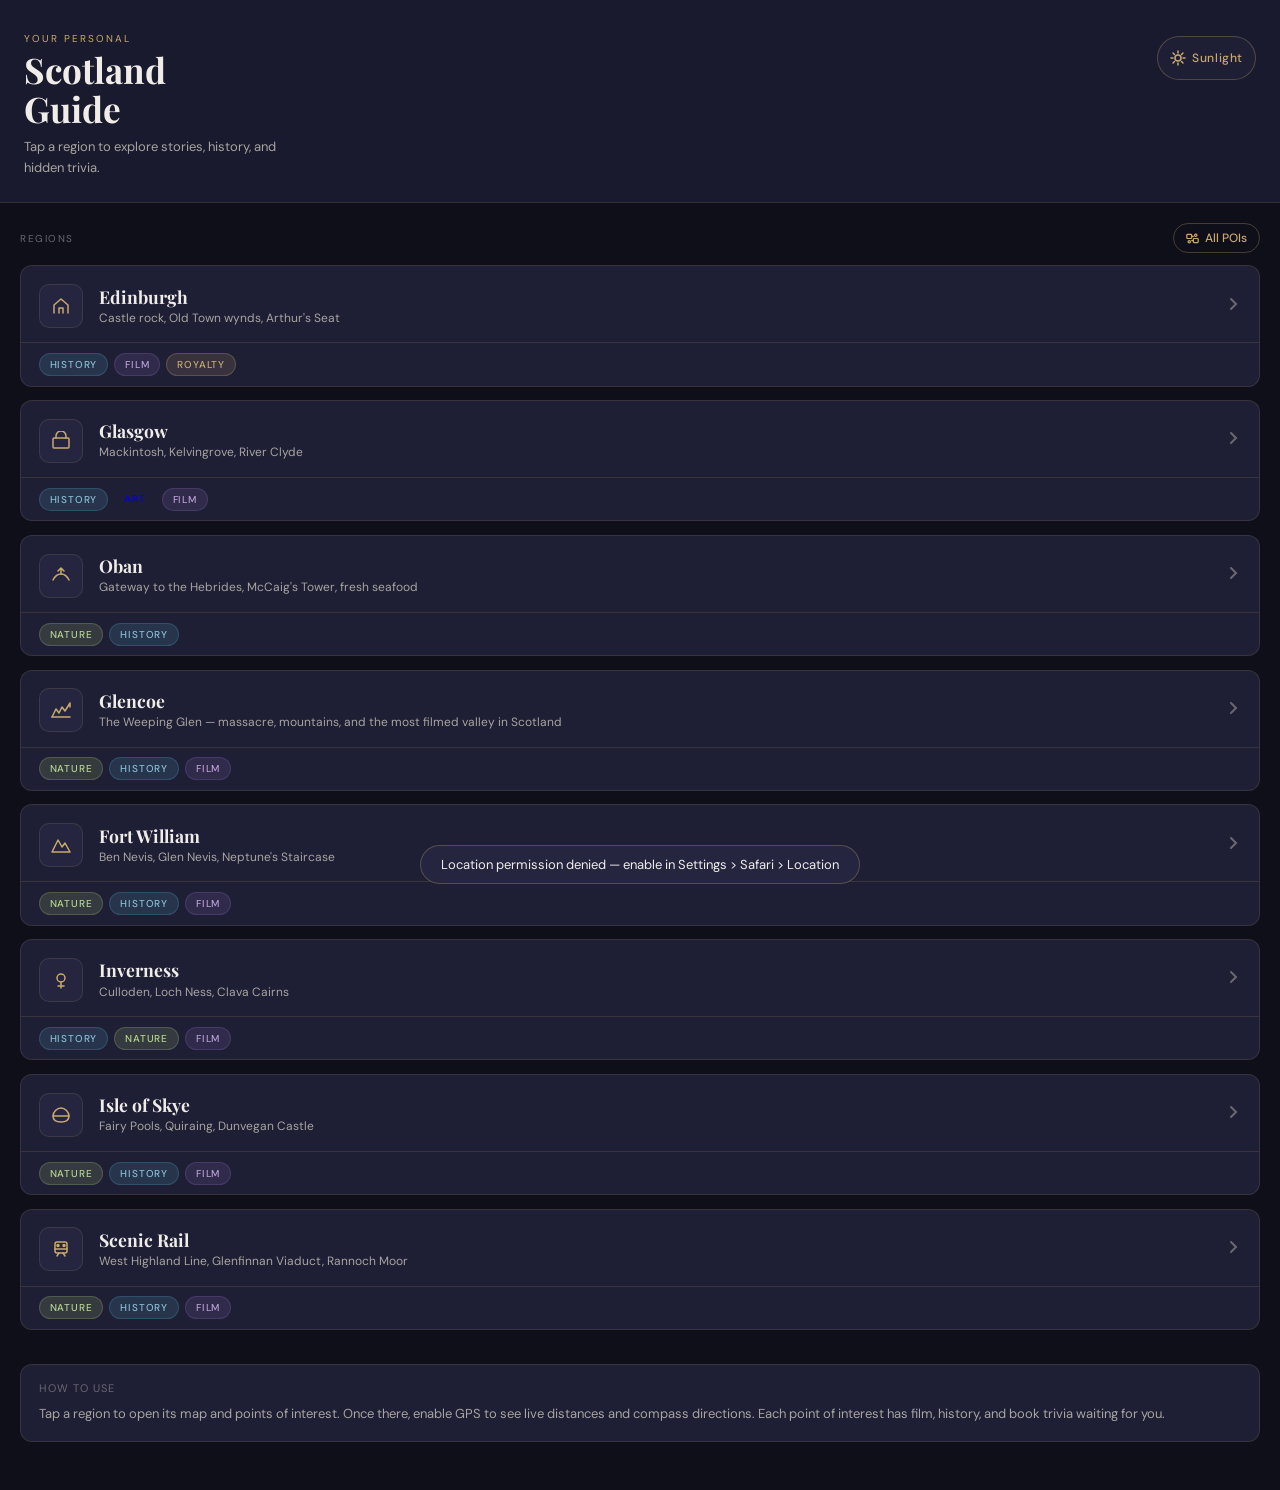
<file: index.html>
<!DOCTYPE html>
<html lang="en">
<head>
  <meta charset="UTF-8">
  <meta name="viewport" content="width=device-width, initial-scale=1.0, viewport-fit=cover">
  <meta name="mobile-web-app-capable" content="yes">
  <meta name="apple-mobile-web-app-status-bar-style" content="black-translucent">
  <meta name="theme-color" content="#1a1a2e">
  <link rel="manifest" href="manifest.json">
  <link rel="apple-touch-icon" href="icons/apple-touch-icon.png">
  <meta name="apple-mobile-web-app-status-bar-style" content="black-translucent">
  <meta name="apple-mobile-web-app-title" content="Scotland">
  <title>Scotland Guide</title>
  <link rel="preconnect" href="https://fonts.googleapis.com">
  <link rel="preconnect" href="https://fonts.gstatic.com" crossorigin>
  <link href="https://fonts.googleapis.com/css2?family=Playfair+Display:ital,wght@0,400;0,700;1,400&family=DM+Sans:wght@300;400;500&display=swap" rel="stylesheet">
  <link rel="stylesheet" href="style.css">
  <style>
    .home-header {
      padding: calc(2rem + var(--safe-top)) calc(1.5rem + var(--safe-left)) 1.5rem;
      padding-right: calc(1.5rem + var(--safe-right));
      background: var(--bg2);
      border-bottom: 1px solid var(--border);
      display: flex;
      align-items: flex-start;
      justify-content: space-between;
      gap: 1rem;
    }
    .home-header-text {}
    .home-eyebrow {
      font-size: 10px;
      letter-spacing: 0.2em;
      text-transform: uppercase;
      color: var(--accent);
      margin-bottom: 0.4rem;
    }
    .home-title {
      font-family: 'Playfair Display', serif;
      font-size: 2.2rem;
      font-weight: 700;
      line-height: 1.1;
      color: var(--text);
      margin-bottom: 0.5rem;
    }
    .home-subtitle {
      font-size: 13px;
      color: var(--text2);
      line-height: 1.6;
      max-width: 260px;
    }

    .regions-section {
      padding: 1.25rem calc(1.25rem + var(--safe-left));
      padding-right: calc(1.25rem + var(--safe-right));
    }

    .region-card {
      display: block;
      background: var(--surface);
      border: 1px solid var(--border);
      border-radius: var(--radius);
      margin-bottom: 0.85rem;
      overflow: hidden;
      text-decoration: none;
      touch-action: manipulation;
      transition: border-color 0.15s;
    }
    .region-card:active { border-color: var(--border2); background: var(--surface2); }

    .region-card-inner {
      padding: 1.1rem 1.1rem 0.9rem;
      display: flex;
      align-items: center;
      gap: 1rem;
    }
    .region-icon {
      width: 44px; height: 44px;
      border-radius: 10px;
      background: var(--surface2);
      border: 1px solid var(--border);
      display: flex; align-items: center; justify-content: center;
      flex-shrink: 0;
    }
    .region-icon svg { width: 20px; height: 20px; color: var(--accent); }
    .region-info { flex: 1; min-width: 0; }
    .region-name {
      font-family: 'Playfair Display', serif;
      font-size: 1.1rem;
      font-weight: 700;
      color: var(--text);
      line-height: 1.2;
    }
    .region-desc {
      font-size: 12px;
      color: var(--text2);
      margin-top: 3px;
      line-height: 1.4;
      white-space: nowrap;
      overflow: hidden;
      text-overflow: ellipsis;
    }
    .region-arrow {
      color: var(--text3);
      flex-shrink: 0;
    }
    .region-arrow svg { width: 16px; height: 16px; }

    .region-card-footer {
      border-top: 1px solid var(--border);
      padding: 0.6rem 1.1rem;
      display: flex;
      gap: 6px;
    }

    .trip-info {
      padding: 0 calc(1.25rem + var(--safe-left)) 2rem;
      padding-right: calc(1.25rem + var(--safe-right));
    }
    .trip-info-card {
      background: var(--surface);
      border: 1px solid var(--border);
      border-radius: var(--radius);
      padding: 1rem 1.1rem;
    }
    .trip-info-title {
      font-size: 11px;
      letter-spacing: 0.1em;
      text-transform: uppercase;
      color: var(--text3);
      margin-bottom: 0.6rem;
    }
    .trip-info-text {
      font-size: 13px;
      color: var(--text2);
      line-height: 1.6;
    }
    .trip-info-text a { color: var(--accent); text-decoration: none; }
  </style>
</head>
<body>

<div class="home-header">
  <div class="home-header-text">
    <p class="home-eyebrow">Your personal</p>
    <h1 class="home-title">Scotland<br>Guide</h1>
    <p class="home-subtitle">Tap a region to explore stories, history, and hidden trivia.</p>
  </div>
  <button class="sunlight-btn" onclick="toggleSunlight()" aria-label="Toggle sunlight mode" style="flex-shrink:0;margin-top:0.25rem;">
    <svg viewBox="0 0 16 16" fill="none" stroke="currentColor" stroke-width="1.5" stroke-linecap="round"><circle cx="8" cy="8" r="3"/><path d="M8 1v2M8 13v2M1 8h2M13 8h2M3.05 3.05l1.41 1.41M11.54 11.54l1.41 1.41M3.05 12.95l1.41-1.41M11.54 4.46l1.41-1.41"/></svg>
    <span class="label-dark">Sunlight</span>
    <span class="label-light">Night</span>
  </button>
</div>

<div class="regions-section">
  <div style="display:flex;align-items:center;justify-content:space-between;margin-bottom:0.75rem;">
    <p class="section-label" style="margin-bottom:0;">Regions</p>
    <a href="map.html" style="display:inline-flex;align-items:center;gap:6px;font-size:12px;font-weight:500;color:var(--accent);text-decoration:none;border:1px solid var(--border2);border-radius:20px;padding:6px 12px;touch-action:manipulation;">
      <svg viewBox="0 0 16 16" fill="none" stroke="currentColor" stroke-width="1.5" stroke-linecap="round" style="width:13px;height:13px;"><rect x="1" y="3" width="6" height="5" rx="1"/><rect x="9" y="8" width="6" height="5" rx="1"/><path d="M7 5.5h2M7 10.5h2"/><circle cx="4" cy="12" r="1.5"/><circle cx="12" cy="4" r="1.5"/></svg>
      All POIs
    </a>
  </div>
  <div id="region-list"></div>
</div>

<div class="trip-info">
  <div class="trip-info-card">
    <p class="trip-info-title">How to use</p>
    <p class="trip-info-text">
      Tap a region to open its map and points of interest. Once there, enable GPS to see live distances and compass directions. Each point of interest has film, history, and book trivia waiting for you.
    </p>
  </div>
</div>

<div class="bottom-safe"></div>

<script src="compass.js"></script>
<script>
const REGIONS = [
  {
    slug: 'edinburgh',
    name: 'Edinburgh',
    desc: 'Castle rock, Old Town wynds, Arthur\'s Seat',
    tags: ['history', 'film', 'royalty'],
    icon: `<svg viewBox="0 0 20 20" fill="none" stroke="currentColor" stroke-width="1.5" stroke-linecap="round" stroke-linejoin="round">
      <path d="M3 17V9l7-6 7 6v8M8 17v-5h4v5"/></svg>`,
  },
  {
    slug: 'glasgow',
    name: 'Glasgow',
    desc: 'Mackintosh, Kelvingrove, River Clyde',
    tags: ['history', 'art', 'film'],
    icon: `<svg viewBox="0 0 20 20" fill="none" stroke="currentColor" stroke-width="1.5" stroke-linecap="round" stroke-linejoin="round">
      <rect x="2" y="7" width="16" height="10" rx="1"/>
      <path d="M5 7V5a5 5 0 0110 0v2"/></svg>`,
  },
  {
    slug: 'oban',
    name: 'Oban',
    desc: 'Gateway to the Hebrides, McCaig\'s Tower, fresh seafood',
    tags: ['nature', 'history'],
    icon: `<svg viewBox="0 0 20 20" fill="none" stroke="currentColor" stroke-width="1.5" stroke-linecap="round" stroke-linejoin="round">
      <path d="M2 14c2-4 4-6 8-6s6 2 8 6"/><path d="M10 8V4"/><path d="M7 5l3-3 3 3"/></svg>`,
  },
  {
    slug: 'glencoe',
    name: 'Glencoe',
    desc: 'The Weeping Glen — massacre, mountains, and the most filmed valley in Scotland',
    tags: ['nature', 'history', 'film'],
    icon: `<svg viewBox="0 0 20 20" fill="none" stroke="currentColor" stroke-width="1.5" stroke-linecap="round" stroke-linejoin="round">
      <path d="M1 17L5 9l3 4 3-6 3 4 5-8v4"/><path d="M1 17h18"/></svg>`,
  },
  {
    slug: 'fort-william',
    name: 'Fort William',
    desc: 'Ben Nevis, Glen Nevis, Neptune\'s Staircase',
    tags: ['nature', 'history', 'film'],
    icon: `<svg viewBox="0 0 20 20" fill="none" stroke="currentColor" stroke-width="1.5" stroke-linecap="round" stroke-linejoin="round">
      <path d="M1 17L7 5l4 7 3-4 5 9H1z"/></svg>`,
  },
  {
    slug: 'inverness',
    name: 'Inverness',
    desc: 'Culloden, Loch Ness, Clava Cairns',
    tags: ['history', 'nature', 'film'],
    icon: `<svg viewBox="0 0 20 20" fill="none" stroke="currentColor" stroke-width="1.5" stroke-linecap="round" stroke-linejoin="round">
      <circle cx="10" cy="8" r="4"/><path d="M10 12v6"/><path d="M7 16h6"/></svg>`,
  },
  {
    slug: 'skye',
    name: 'Isle of Skye',
    desc: 'Fairy Pools, Quiraing, Dunvegan Castle',
    tags: ['nature', 'history', 'film'],
    icon: `<svg viewBox="0 0 20 20" fill="none" stroke="currentColor" stroke-width="1.5" stroke-linecap="round" stroke-linejoin="round">
      <path d="M10 3C6 3 2 7 2 11s3 6 8 6 8-2 8-6-4-8-8-8z"/>
      <path d="M2 11h16"/></svg>`,
  },
  {
    slug: 'scenic-rail',
    name: 'Scenic Rail',
    desc: 'West Highland Line, Glenfinnan Viaduct, Rannoch Moor',
    tags: ['nature', 'history', 'film'],
    icon: `<svg viewBox="0 0 20 20" fill="none" stroke="currentColor" stroke-width="1.5" stroke-linecap="round" stroke-linejoin="round">
      <rect x="4" y="3" width="12" height="11" rx="2"/>
      <path d="M4 10h12"/><path d="M8 14l-2 3"/><path d="M12 14l2 3"/>
      <circle cx="7" cy="6.5" r="1" fill="currentColor"/><circle cx="13" cy="6.5" r="1" fill="currentColor"/></svg>`,
  },
];

function renderRegions() {
  document.getElementById('region-list').innerHTML = REGIONS.map(r => {
    const tags = r.tags.map(t => `<span class="tag ${t}">${t}</span>`).join('');
    return `<a class="region-card" href="region.html?region=${r.slug}">
      <div class="region-card-inner">
        <div class="region-icon">${r.icon}</div>
        <div class="region-info">
          <div class="region-name">${r.name}</div>
          <div class="region-desc">${r.desc}</div>
        </div>
        <div class="region-arrow">
          <svg viewBox="0 0 16 16" fill="none" stroke="currentColor" stroke-width="2" stroke-linecap="round"><path d="M6 3l5 5-5 5"/></svg>
        </div>
      </div>
      <div class="region-card-footer">${tags}</div>
    </a>`;
  }).join('');
}

renderRegions();
</script>
<script>if("serviceWorker" in navigator){navigator.serviceWorker.register("/scotland-guide/sw.js").catch(()=>{});}</script>
</body>
</html>
</file>
<file: style.css>
/* ── Reset ── */
*, *::before, *::after { box-sizing: border-box; margin: 0; padding: 0; }
html { -webkit-text-size-adjust: 100%; }
body { -webkit-tap-highlight-color: transparent; }

/* ── Themes ── */
:root {
  --bg: #0f0f1a;
  --bg2: #1a1a2e;
  --surface: #1e1e35;
  --surface2: #252540;
  --accent: #c8a96e;
  --accent2: #e8c88e;
  --text: #f0ede8;
  --text2: #a8a4a0;
  --text3: #6a6770;
  --border: rgba(200,169,110,0.15);
  --border2: rgba(200,169,110,0.3);
  --success: #6bcf7f;
  --radius: 12px;
  --safe-top: env(safe-area-inset-top, 0px);
  --safe-bottom: env(safe-area-inset-bottom, 0px);
  --safe-left: env(safe-area-inset-left, 0px);
  --safe-right: env(safe-area-inset-right, 0px);
}

/* Sunlight mode */
body.sunlight {
  --bg: #f5f0e8;
  --bg2: #ede8de;
  --surface: #ffffff;
  --surface2: #f0ebe0;
  --accent: #8a6a2e;
  --accent2: #6a4e1e;
  --text: #1a1a1a;
  --text2: #4a4640;
  --text3: #8a8680;
  --border: rgba(138,106,46,0.2);
  --border2: rgba(138,106,46,0.4);
}

/* ── Typography ── */
body {
  font-family: 'DM Sans', sans-serif;
  background: var(--bg);
  color: var(--text);
  min-height: 100vh;
  overflow-x: hidden;
  transition: background 0.25s, color 0.25s;
}

/* ── Tag colours (shared) ── */
.tag, .trivia-type-badge {
  font-size: 10px;
  font-weight: 500;
  letter-spacing: 0.08em;
  text-transform: uppercase;
  padding: 4px 10px;
  border-radius: 20px;
  white-space: nowrap;
  display: inline-block;
}
.tag.film, .trivia-type-badge.film { background: rgba(123,94,167,0.2); color: #b89fd4; border: 1px solid rgba(123,94,167,0.3); }
.tag.history, .trivia-type-badge.history { background: rgba(74,143,168,0.2); color: #89bdd4; border: 1px solid rgba(74,143,168,0.3); }
.tag.book, .trivia-type-badge.book { background: rgba(107,158,107,0.2); color: #95c795; border: 1px solid rgba(107,158,107,0.3); }
.tag.nature, .trivia-type-badge.nature { background: rgba(143,168,107,0.2); color: #b5d490; border: 1px solid rgba(143,168,107,0.3); }
.tag.royalty { background: rgba(200,169,110,0.15); color: var(--accent); border: 1px solid rgba(200,169,110,0.25); }
body.sunlight .tag.film, body.sunlight .trivia-type-badge.film { background: rgba(123,94,167,0.12); color: #5b3e87; }
body.sunlight .tag.history, body.sunlight .trivia-type-badge.history { background: rgba(74,143,168,0.12); color: #2a6f88; }
body.sunlight .tag.book, body.sunlight .trivia-type-badge.book { background: rgba(107,158,107,0.12); color: #3a7e3a; }
body.sunlight .tag.nature, body.sunlight .trivia-type-badge.nature { background: rgba(143,168,107,0.12); color: #4a6e2a; }

/* ── Section label ── */
.section-label {
  font-size: 10px;
  letter-spacing: 0.15em;
  text-transform: uppercase;
  color: var(--text3);
  margin-bottom: 0.75rem;
}

/* ── Top bar ── */
.top-bar {
  display: flex;
  align-items: center;
  justify-content: space-between;
  padding: calc(0.75rem + var(--safe-top)) 1.25rem 0.75rem;
  padding-left: calc(1.25rem + var(--safe-left));
  padding-right: calc(1.25rem + var(--safe-right));
  background: var(--bg2);
  border-bottom: 1px solid var(--border);
  position: sticky;
  top: 0;
  z-index: 1100;
}
.top-bar-back {
  display: inline-flex;
  align-items: center;
  gap: 6px;
  font-size: 13px;
  color: var(--text2);
  text-decoration: none;
  min-height: 44px;
  min-width: 44px;
  padding-right: 12px;
}
.top-bar-back:hover, .top-bar-back:active { color: var(--accent); }
.top-bar-back svg { width: 16px; height: 16px; flex-shrink: 0; }

/* Sunlight toggle button */
.sunlight-btn {
  min-width: 44px;
  min-height: 44px;
  display: flex;
  align-items: center;
  justify-content: center;
  background: var(--surface);
  border: 1px solid var(--border2);
  border-radius: 22px;
  cursor: pointer;
  color: var(--accent);
  padding: 0 12px;
  gap: 6px;
  font-family: inherit;
  font-size: 12px;
  font-weight: 500;
  letter-spacing: 0.05em;
  -webkit-appearance: none;
  touch-action: manipulation;
}
.sunlight-btn:active { opacity: 0.75; }
.sunlight-btn svg { width: 16px; height: 16px; flex-shrink: 0; }
.sunlight-btn .label-dark { display: inline; }
.sunlight-btn .label-light { display: none; }
body.sunlight .sunlight-btn .label-dark { display: none; }
body.sunlight .sunlight-btn .label-light { display: inline; }

/* ── Primary button ── */
.btn-primary {
  display: inline-flex;
  align-items: center;
  justify-content: center;
  gap: 8px;
  min-height: 48px;
  padding: 0 1.5rem;
  background: var(--accent);
  color: var(--bg);
  border: none;
  border-radius: 30px;
  font-family: inherit;
  font-size: 14px;
  font-weight: 500;
  cursor: pointer;
  letter-spacing: 0.05em;
  -webkit-appearance: none;
  touch-action: manipulation;
  transition: background 0.15s;
}
.btn-primary:active { background: var(--accent2); opacity: 0.9; }

/* ── Small outlined button ── */
.btn-sm {
  display: inline-flex;
  align-items: center;
  justify-content: center;
  min-height: 44px;
  padding: 0 14px;
  background: none;
  border: 1px solid var(--border2);
  border-radius: 22px;
  color: var(--accent);
  font-family: inherit;
  font-size: 12px;
  font-weight: 500;
  cursor: pointer;
  letter-spacing: 0.05em;
  -webkit-appearance: none;
  touch-action: manipulation;
}
.btn-sm:active { opacity: 0.7; }

/* ── Permission overlay ── */
.permission-overlay {
  background: var(--surface);
  border: 1px solid var(--border2);
  border-radius: var(--radius);
  padding: 1.25rem;
  text-align: center;
}
.permission-overlay p {
  font-size: 13px;
  color: var(--text2);
  line-height: 1.6;
  margin-bottom: 1rem;
}

/* ── Toast notification ── */
.toast {
  position: fixed;
  bottom: calc(1rem + var(--safe-bottom));
  left: 50%;
  transform: translateX(-50%) translateY(80px);
  background: var(--surface2);
  border: 1px solid var(--border2);
  color: var(--text);
  font-size: 13px;
  padding: 10px 20px;
  border-radius: 30px;
  z-index: 999;
  transition: transform 0.3s ease;
  white-space: nowrap;
  pointer-events: none;
}
.toast.show { transform: translateX(-50%) translateY(0); }

/* ── Map ── */
.leaflet-container { background: var(--bg2) !important; }
.leaflet-control-zoom a {
  background: var(--surface) !important;
  color: var(--accent) !important;
  border-color: var(--border2) !important;
  min-width: 36px !important;
  min-height: 36px !important;
  line-height: 36px !important;
}

/* ── Bottom safe area spacer ── */
.bottom-safe { height: var(--safe-bottom); min-height: 16px; }
</file>
